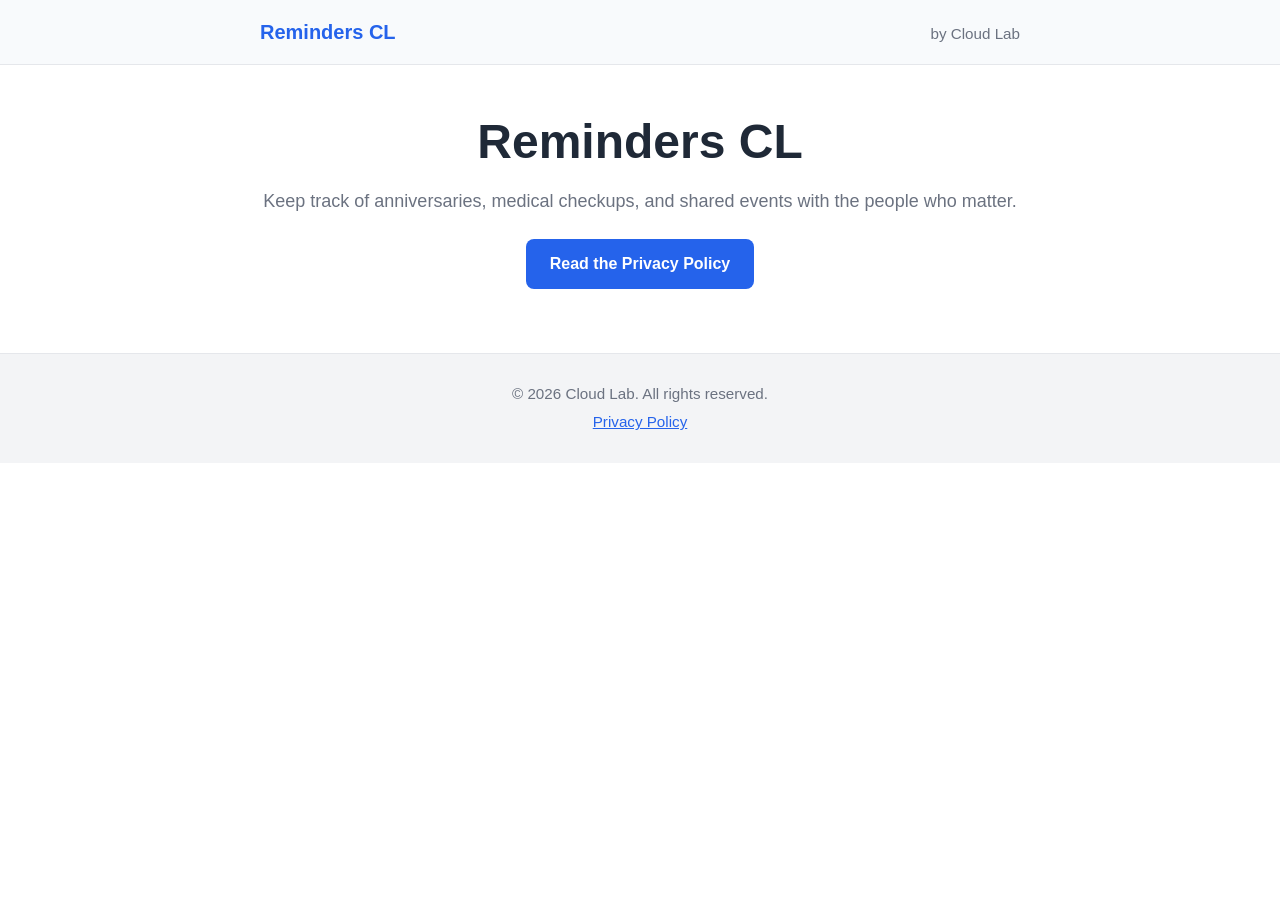
<file: index.html>
<!DOCTYPE html>
<html lang="en">
<head>
  <meta charset="UTF-8">
  <meta name="viewport" content="width=device-width, initial-scale=1.0">
  <title>Reminders CL by Cloud Lab</title>
  <meta name="description" content="Reminders CL is a mobile reminder and event organization app by Cloud Lab. View our Privacy Policy.">
  <link rel="canonical" href="https://reminders.cloudlab.name/">
  <link rel="stylesheet" href="assets/style.css">
</head>
<body>
  <header class="site-header">
    <div class="container">
      <a class="brand" href="/" aria-label="Reminders CL home">Reminders CL</a>
      <span class="byline">by Cloud Lab</span>
    </div>
  </header>

  <main class="container">
    <section class="hero">
      <h1>Reminders CL</h1>
      <p>Keep track of anniversaries, medical checkups, and shared events with the people who matter.</p>
      <a class="cta" href="/privacy-policy">Read the Privacy Policy</a>
    </section>
  </main>

  <footer class="site-footer">
    <div class="container">
      <p>© <span id="year"></span> Cloud Lab. All rights reserved.</p>
      <p><a href="/privacy-policy">Privacy Policy</a></p>
    </div>
  </footer>

  <script>
    document.getElementById('year').textContent = new Date().getFullYear();
  </script>
</body>
</html>
</file>
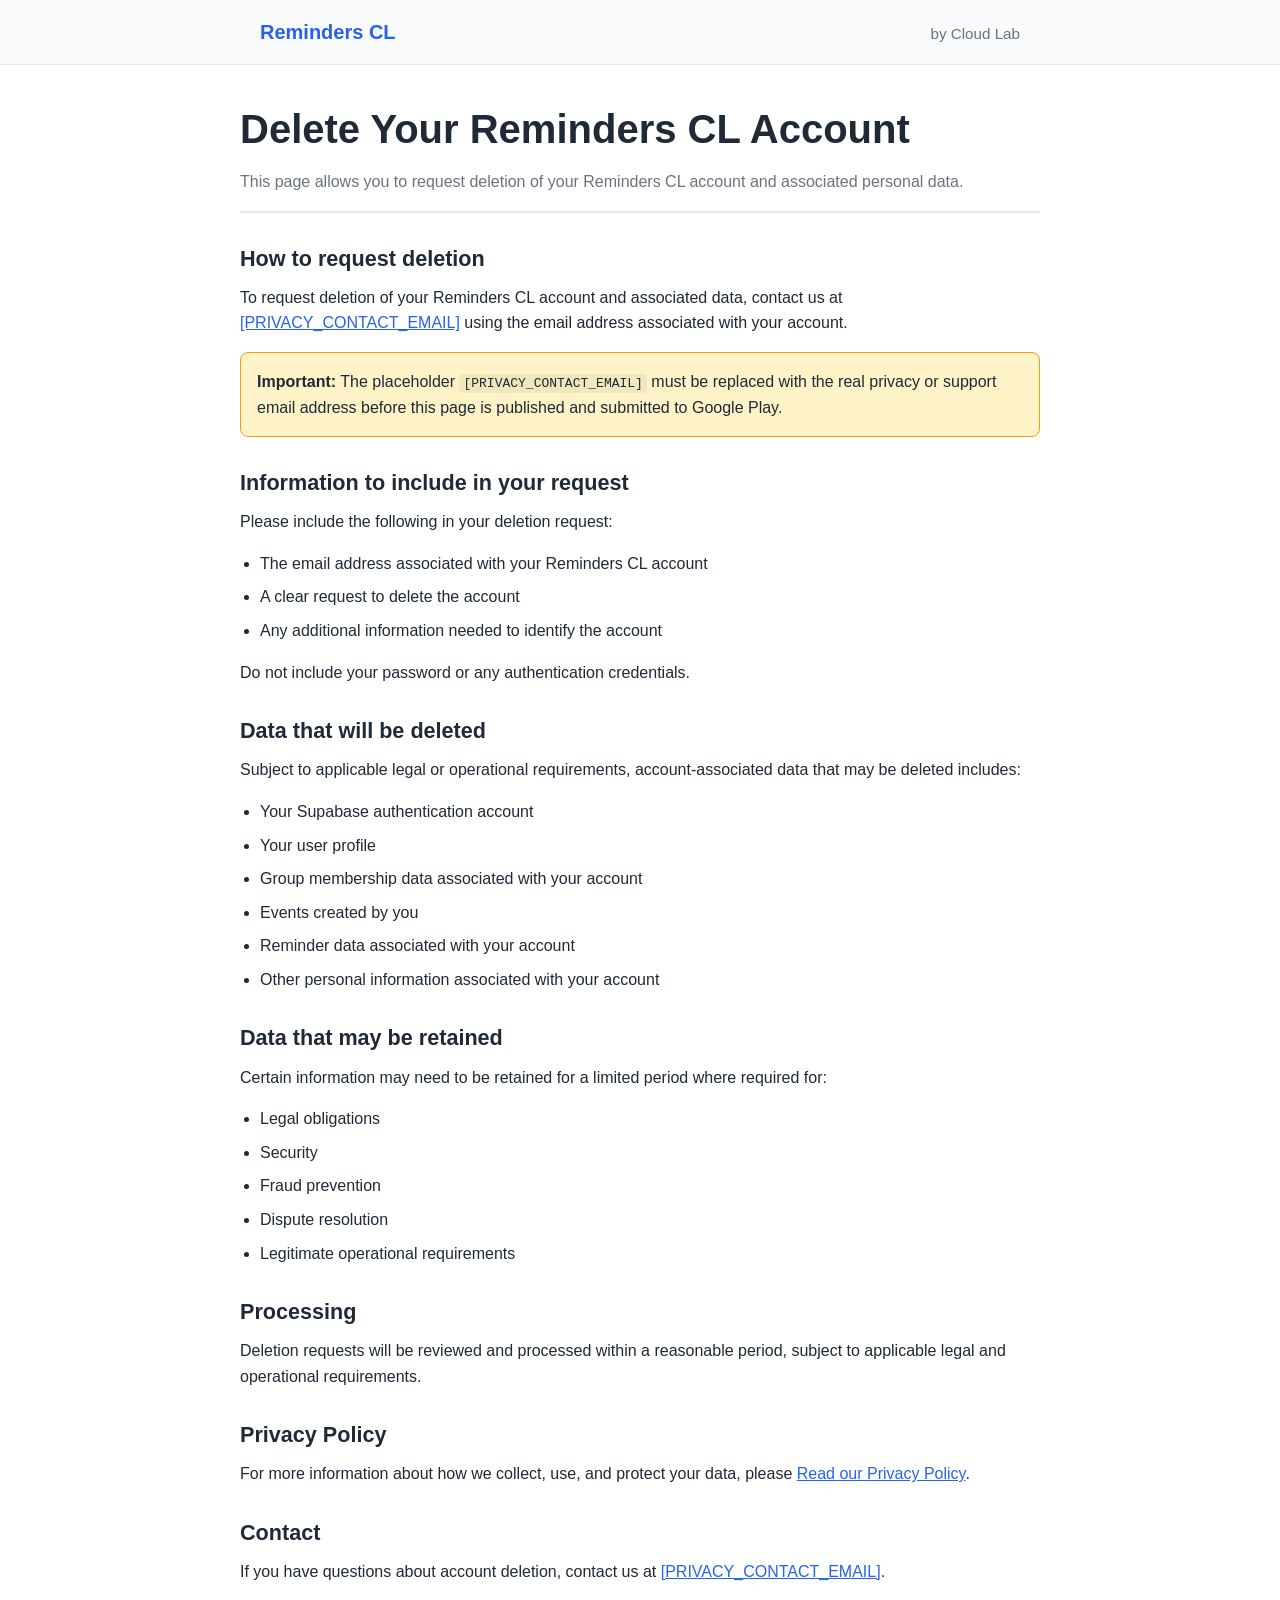
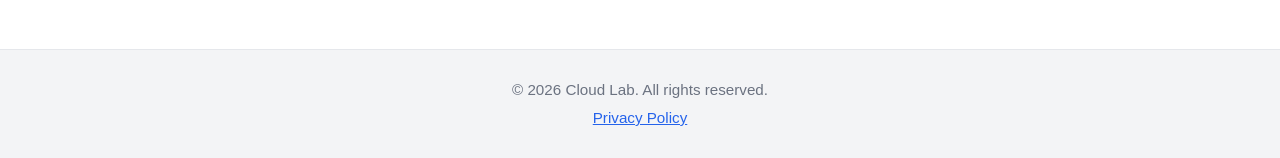
<file: delete-account/index.html>
<!DOCTYPE html>
<html lang="en">
<head>
  <meta charset="UTF-8">
  <meta name="viewport" content="width=device-width, initial-scale=1.0">
  <title>Delete Your Reminders CL Account | Reminders CL by Cloud Lab</title>
  <meta name="description" content="Request deletion of your Reminders CL account and associated personal data. This page is used for the Google Play Console Delete Account URL.">
  <link rel="canonical" href="https://reminders.cloudlab.name/delete-account">
  <link rel="stylesheet" href="/assets/style.css">
</head>
<body>
  <header class="site-header">
    <div class="container">
      <a class="brand" href="/" aria-label="Reminders CL home">Reminders CL</a>
      <span class="byline">by Cloud Lab</span>
    </div>
  </header>

  <main class="container policy">
    <article>
      <header class="policy-header">
        <h1>Delete Your Reminders CL Account</h1>
        <p class="effective-date">This page allows you to request deletion of your Reminders CL account and associated personal data.</p>
      </header>

      <section>
        <h2>How to request deletion</h2>
        <p>To request deletion of your Reminders CL account and associated data, contact us at <a href="mailto:[PRIVACY_CONTACT_EMAIL]">[PRIVACY_CONTACT_EMAIL]</a> using the email address associated with your account.</p>
        <p class="notice"><strong>Important:</strong> The placeholder <code>[PRIVACY_CONTACT_EMAIL]</code> must be replaced with the real privacy or support email address before this page is published and submitted to Google Play.</p>
      </section>

      <section>
        <h2>Information to include in your request</h2>
        <p>Please include the following in your deletion request:</p>
        <ul>
          <li>The email address associated with your Reminders CL account</li>
          <li>A clear request to delete the account</li>
          <li>Any additional information needed to identify the account</li>
        </ul>
        <p>Do not include your password or any authentication credentials.</p>
      </section>

      <section>
        <h2>Data that will be deleted</h2>
        <p>Subject to applicable legal or operational requirements, account-associated data that may be deleted includes:</p>
        <ul>
          <li>Your Supabase authentication account</li>
          <li>Your user profile</li>
          <li>Group membership data associated with your account</li>
          <li>Events created by you</li>
          <li>Reminder data associated with your account</li>
          <li>Other personal information associated with your account</li>
        </ul>
      </section>

      <section>
        <h2>Data that may be retained</h2>
        <p>Certain information may need to be retained for a limited period where required for:</p>
        <ul>
          <li>Legal obligations</li>
          <li>Security</li>
          <li>Fraud prevention</li>
          <li>Dispute resolution</li>
          <li>Legitimate operational requirements</li>
        </ul>
      </section>

      <section>
        <h2>Processing</h2>
        <p>Deletion requests will be reviewed and processed within a reasonable period, subject to applicable legal and operational requirements.</p>
      </section>

      <section>
        <h2>Privacy Policy</h2>
        <p>For more information about how we collect, use, and protect your data, please <a href="/privacy-policy">Read our Privacy Policy</a>.</p>
      </section>

      <section>
        <h2>Contact</h2>
        <p>If you have questions about account deletion, contact us at <a href="mailto:[PRIVACY_CONTACT_EMAIL]">[PRIVACY_CONTACT_EMAIL]</a>.</p>
      </section>
    </article>
  </main>

  <footer class="site-footer">
    <div class="container">
      <p>© <span id="year"></span> Cloud Lab. All rights reserved.</p>
      <p><a href="/privacy-policy">Privacy Policy</a></p>
    </div>
  </footer>

  <script>
    document.getElementById('year').textContent = new Date().getFullYear();
  </script>
</body>
</html>
</file>
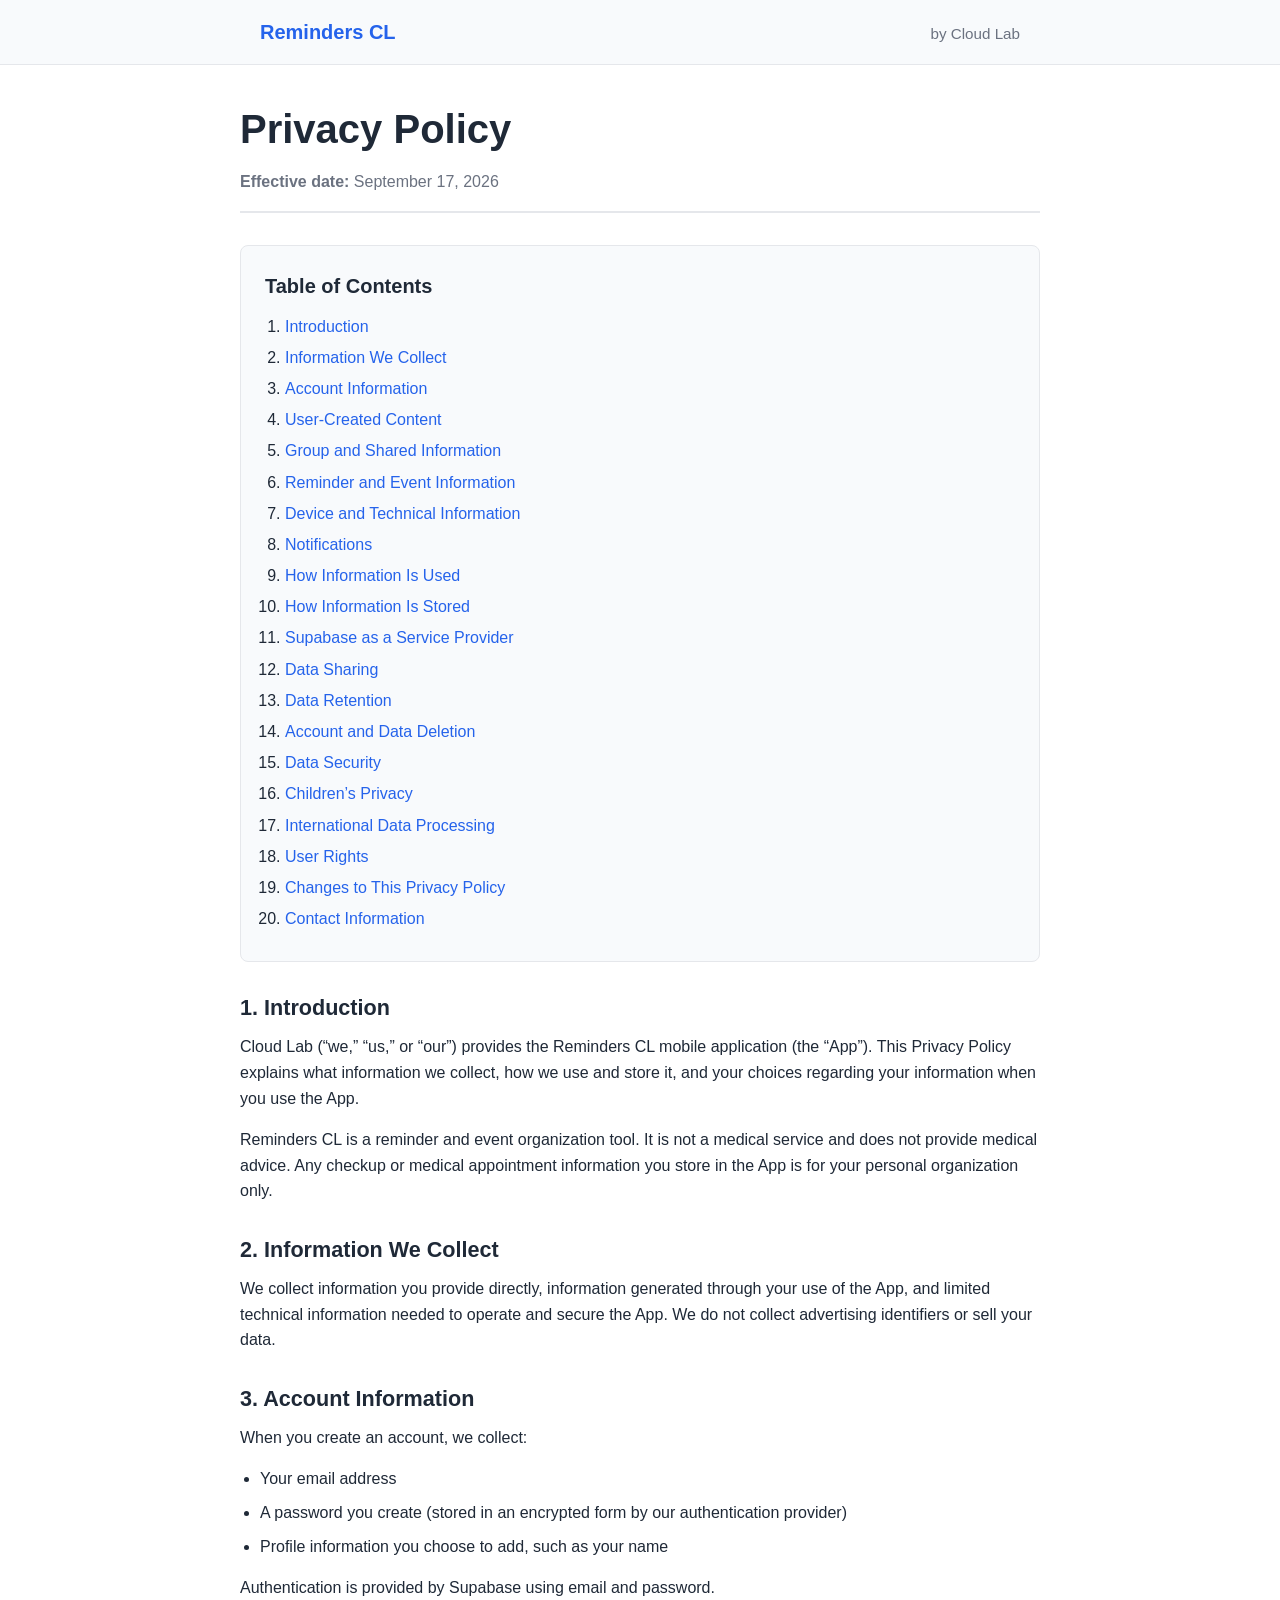
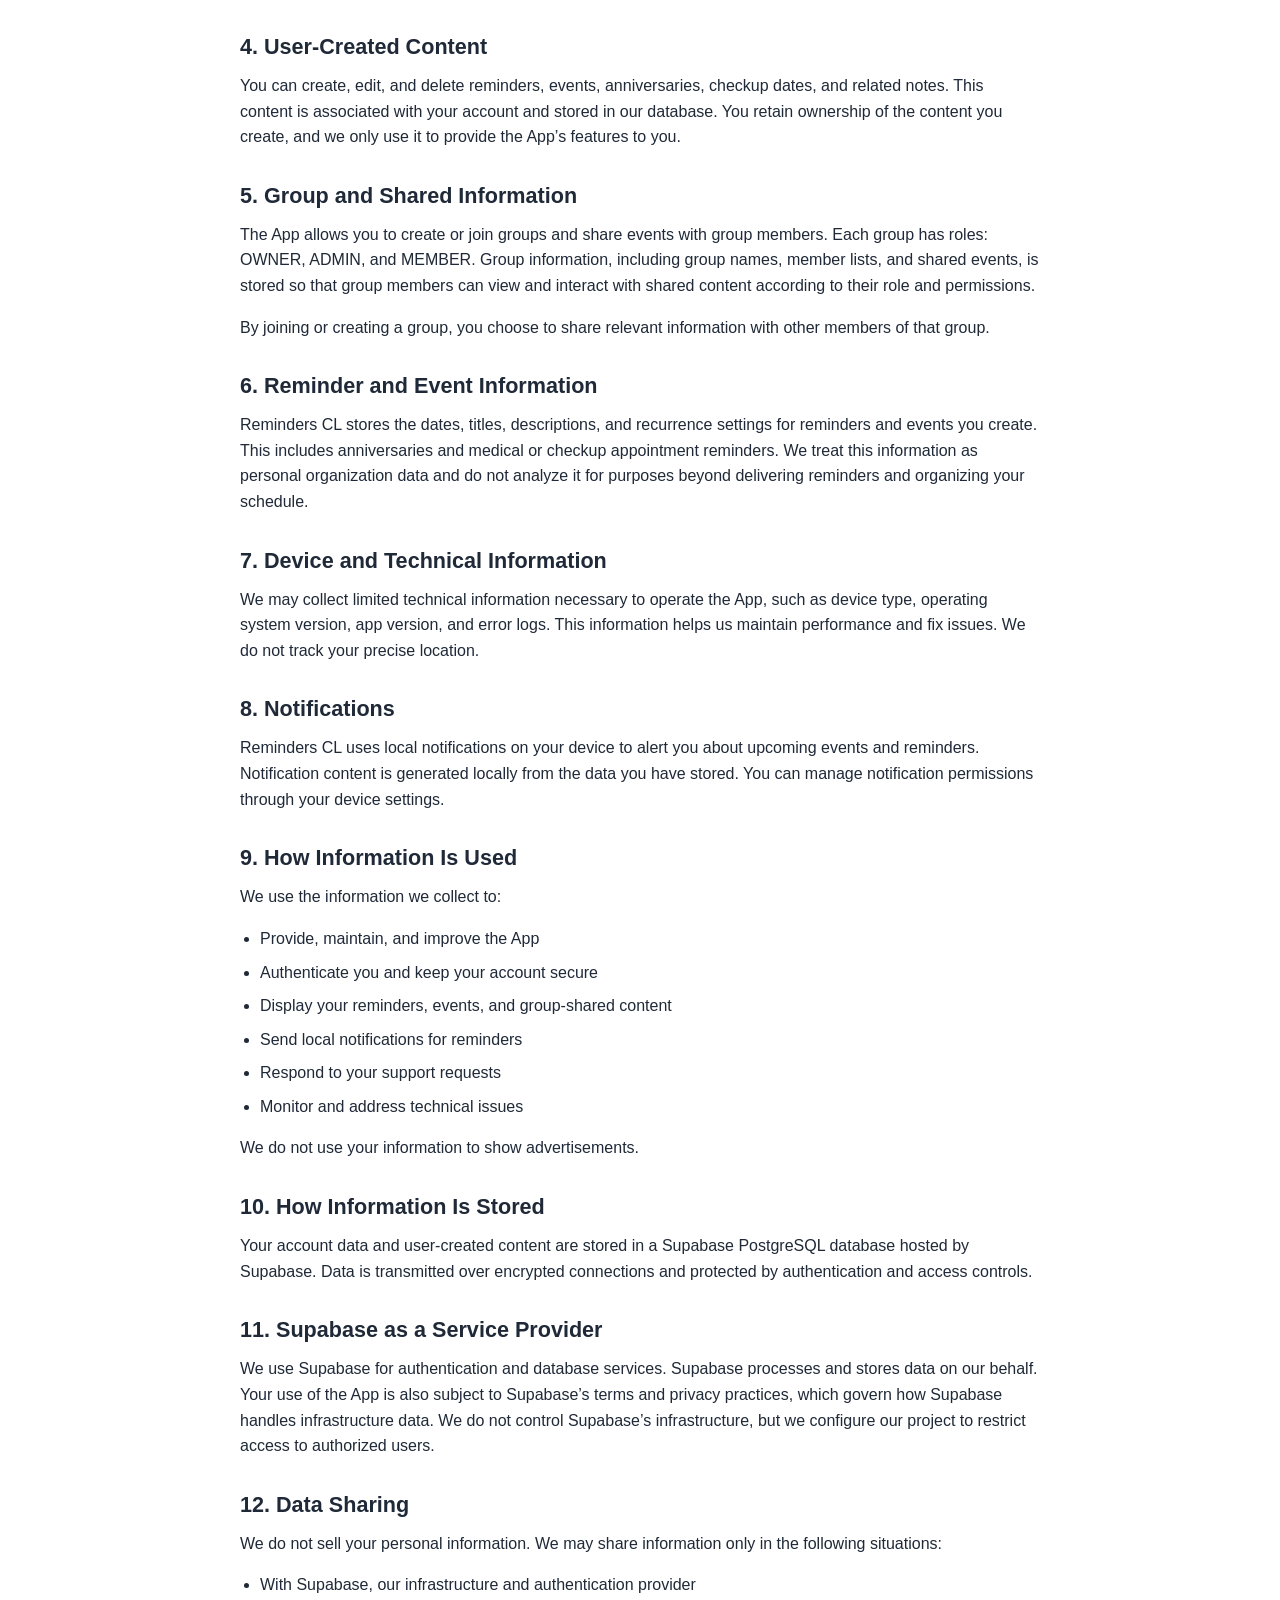
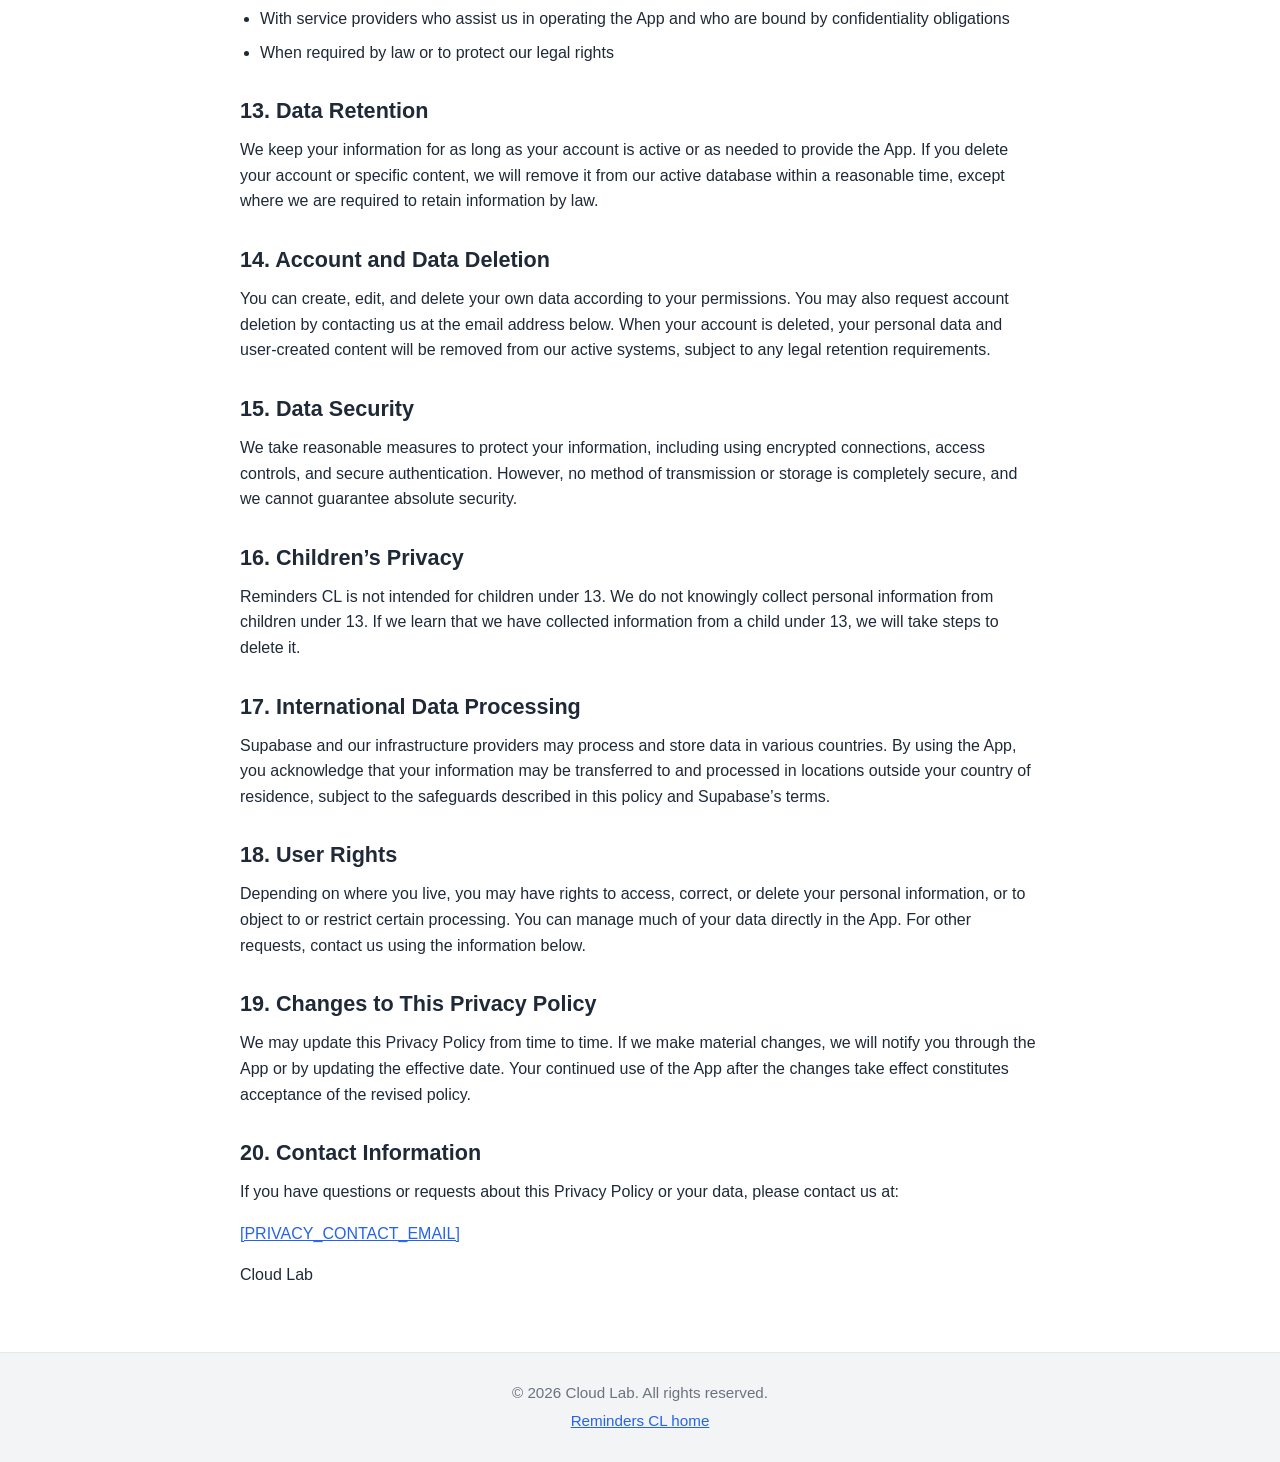
<file: privacy-policy/index.html>
<!DOCTYPE html>
<html lang="en">
<head>
  <meta charset="UTF-8">
  <meta name="viewport" content="width=device-width, initial-scale=1.0">
  <title>Privacy Policy | Reminders CL by Cloud Lab</title>
  <meta name="description" content="Privacy Policy for Reminders CL, a mobile reminder and event organization app by Cloud Lab. Effective September 17, 2026.">
  <link rel="canonical" href="https://reminders.cloudlab.name/privacy-policy">
  <link rel="stylesheet" href="/assets/style.css">
</head>
<body>
  <header class="site-header">
    <div class="container">
      <a class="brand" href="/" aria-label="Reminders CL home">Reminders CL</a>
      <span class="byline">by Cloud Lab</span>
    </div>
  </header>

  <main class="container policy">
    <article>
      <header class="policy-header">
        <h1>Privacy Policy</h1>
        <p class="effective-date"><strong>Effective date:</strong> September 17, 2026</p>
      </header>

      <nav aria-label="Table of contents" class="toc">
        <h2>Table of Contents</h2>
        <ol>
          <li><a href="#intro">Introduction</a></li>
          <li><a href="#collect">Information We Collect</a></li>
          <li><a href="#account">Account Information</a></li>
          <li><a href="#content">User-Created Content</a></li>
          <li><a href="#group">Group and Shared Information</a></li>
          <li><a href="#reminders">Reminder and Event Information</a></li>
          <li><a href="#device">Device and Technical Information</a></li>
          <li><a href="#notifications">Notifications</a></li>
          <li><a href="#use">How Information Is Used</a></li>
          <li><a href="#storage">How Information Is Stored</a></li>
          <li><a href="#supabase">Supabase as a Service Provider</a></li>
          <li><a href="#sharing">Data Sharing</a></li>
          <li><a href="#retention">Data Retention</a></li>
          <li><a href="#deletion">Account and Data Deletion</a></li>
          <li><a href="#security">Data Security</a></li>
          <li><a href="#children">Children’s Privacy</a></li>
          <li><a href="#international">International Data Processing</a></li>
          <li><a href="#rights">User Rights</a></li>
          <li><a href="#changes">Changes to This Privacy Policy</a></li>
          <li><a href="#contact">Contact Information</a></li>
        </ol>
      </nav>

      <section id="intro">
        <h2>1. Introduction</h2>
        <p>Cloud Lab (“we,” “us,” or “our”) provides the Reminders CL mobile application (the “App”). This Privacy Policy explains what information we collect, how we use and store it, and your choices regarding your information when you use the App.</p>
        <p>Reminders CL is a reminder and event organization tool. It is not a medical service and does not provide medical advice. Any checkup or medical appointment information you store in the App is for your personal organization only.</p>
      </section>

      <section id="collect">
        <h2>2. Information We Collect</h2>
        <p>We collect information you provide directly, information generated through your use of the App, and limited technical information needed to operate and secure the App. We do not collect advertising identifiers or sell your data.</p>
      </section>

      <section id="account">
        <h2>3. Account Information</h2>
        <p>When you create an account, we collect:</p>
        <ul>
          <li>Your email address</li>
          <li>A password you create (stored in an encrypted form by our authentication provider)</li>
          <li>Profile information you choose to add, such as your name</li>
        </ul>
        <p>Authentication is provided by Supabase using email and password.</p>
      </section>

      <section id="content">
        <h2>4. User-Created Content</h2>
        <p>You can create, edit, and delete reminders, events, anniversaries, checkup dates, and related notes. This content is associated with your account and stored in our database. You retain ownership of the content you create, and we only use it to provide the App’s features to you.</p>
      </section>

      <section id="group">
        <h2>5. Group and Shared Information</h2>
        <p>The App allows you to create or join groups and share events with group members. Each group has roles: OWNER, ADMIN, and MEMBER. Group information, including group names, member lists, and shared events, is stored so that group members can view and interact with shared content according to their role and permissions.</p>
        <p>By joining or creating a group, you choose to share relevant information with other members of that group.</p>
      </section>

      <section id="reminders">
        <h2>6. Reminder and Event Information</h2>
        <p>Reminders CL stores the dates, titles, descriptions, and recurrence settings for reminders and events you create. This includes anniversaries and medical or checkup appointment reminders. We treat this information as personal organization data and do not analyze it for purposes beyond delivering reminders and organizing your schedule.</p>
      </section>

      <section id="device">
        <h2>7. Device and Technical Information</h2>
        <p>We may collect limited technical information necessary to operate the App, such as device type, operating system version, app version, and error logs. This information helps us maintain performance and fix issues. We do not track your precise location.</p>
      </section>

      <section id="notifications">
        <h2>8. Notifications</h2>
        <p>Reminders CL uses local notifications on your device to alert you about upcoming events and reminders. Notification content is generated locally from the data you have stored. You can manage notification permissions through your device settings.</p>
      </section>

      <section id="use">
        <h2>9. How Information Is Used</h2>
        <p>We use the information we collect to:</p>
        <ul>
          <li>Provide, maintain, and improve the App</li>
          <li>Authenticate you and keep your account secure</li>
          <li>Display your reminders, events, and group-shared content</li>
          <li>Send local notifications for reminders</li>
          <li>Respond to your support requests</li>
          <li>Monitor and address technical issues</li>
        </ul>
        <p>We do not use your information to show advertisements.</p>
      </section>

      <section id="storage">
        <h2>10. How Information Is Stored</h2>
        <p>Your account data and user-created content are stored in a Supabase PostgreSQL database hosted by Supabase. Data is transmitted over encrypted connections and protected by authentication and access controls.</p>
      </section>

      <section id="supabase">
        <h2>11. Supabase as a Service Provider</h2>
        <p>We use Supabase for authentication and database services. Supabase processes and stores data on our behalf. Your use of the App is also subject to Supabase’s terms and privacy practices, which govern how Supabase handles infrastructure data. We do not control Supabase’s infrastructure, but we configure our project to restrict access to authorized users.</p>
      </section>

      <section id="sharing">
        <h2>12. Data Sharing</h2>
        <p>We do not sell your personal information. We may share information only in the following situations:</p>
        <ul>
          <li>With Supabase, our infrastructure and authentication provider</li>
          <li>With service providers who assist us in operating the App and who are bound by confidentiality obligations</li>
          <li>When required by law or to protect our legal rights</li>
        </ul>
      </section>

      <section id="retention">
        <h2>13. Data Retention</h2>
        <p>We keep your information for as long as your account is active or as needed to provide the App. If you delete your account or specific content, we will remove it from our active database within a reasonable time, except where we are required to retain information by law.</p>
      </section>

      <section id="deletion">
        <h2>14. Account and Data Deletion</h2>
        <p>You can create, edit, and delete your own data according to your permissions. You may also request account deletion by contacting us at the email address below. When your account is deleted, your personal data and user-created content will be removed from our active systems, subject to any legal retention requirements.</p>
      </section>

      <section id="security">
        <h2>15. Data Security</h2>
        <p>We take reasonable measures to protect your information, including using encrypted connections, access controls, and secure authentication. However, no method of transmission or storage is completely secure, and we cannot guarantee absolute security.</p>
      </section>

      <section id="children">
        <h2>16. Children’s Privacy</h2>
        <p>Reminders CL is not intended for children under 13. We do not knowingly collect personal information from children under 13. If we learn that we have collected information from a child under 13, we will take steps to delete it.</p>
      </section>

      <section id="international">
        <h2>17. International Data Processing</h2>
        <p>Supabase and our infrastructure providers may process and store data in various countries. By using the App, you acknowledge that your information may be transferred to and processed in locations outside your country of residence, subject to the safeguards described in this policy and Supabase’s terms.</p>
      </section>

      <section id="rights">
        <h2>18. User Rights</h2>
        <p>Depending on where you live, you may have rights to access, correct, or delete your personal information, or to object to or restrict certain processing. You can manage much of your data directly in the App. For other requests, contact us using the information below.</p>
      </section>

      <section id="changes">
        <h2>19. Changes to This Privacy Policy</h2>
        <p>We may update this Privacy Policy from time to time. If we make material changes, we will notify you through the App or by updating the effective date. Your continued use of the App after the changes take effect constitutes acceptance of the revised policy.</p>
      </section>

      <section id="contact">
        <h2>20. Contact Information</h2>
        <p>If you have questions or requests about this Privacy Policy or your data, please contact us at:</p>
        <p><a href="mailto:[PRIVACY_CONTACT_EMAIL]">[PRIVACY_CONTACT_EMAIL]</a></p>
        <p>Cloud Lab</p>
      </section>
    </article>
  </main>

  <footer class="site-footer">
    <div class="container">
      <p>© <span id="year"></span> Cloud Lab. All rights reserved.</p>
      <p><a href="/">Reminders CL home</a></p>
    </div>
  </footer>

  <script>
    document.getElementById('year').textContent = new Date().getFullYear();
  </script>
</body>
</html>
</file>
<file: assets/style.css>
:root {
  --color-bg: #ffffff;
  --color-text: #1f2937;
  --color-muted: #6b7280;
  --color-accent: #2563eb;
  --color-accent-hover: #1d4ed8;
  --color-border: #e5e7eb;
  --color-header-bg: #f8fafc;
  --color-footer-bg: #f3f4f6;
  --font-body: -apple-system, BlinkMacSystemFont, "Segoe UI", Roboto, Oxygen, Ubuntu, Cantarell, "Open Sans", "Helvetica Neue", sans-serif;
  --max-width: 800px;
}

* {
  box-sizing: border-box;
}

html {
  scroll-behavior: smooth;
}

body {
  margin: 0;
  font-family: var(--font-body);
  color: var(--color-text);
  background-color: var(--color-bg);
  line-height: 1.6;
  -webkit-font-smoothing: antialiased;
}

.container {
  width: 100%;
  max-width: var(--max-width);
  margin: 0 auto;
  padding: 0 1.25rem;
}

.site-header {
  background-color: var(--color-header-bg);
  border-bottom: 1px solid var(--color-border);
  padding: 1rem 0;
}

.site-header .container {
  display: flex;
  align-items: baseline;
  justify-content: space-between;
  flex-wrap: wrap;
  gap: 0.5rem;
}

.brand {
  font-size: 1.25rem;
  font-weight: 700;
  color: var(--color-accent);
  text-decoration: none;
}

.brand:hover,
.brand:focus {
  color: var(--color-accent-hover);
  text-decoration: underline;
}

.byline {
  color: var(--color-muted);
  font-size: 0.95rem;
}

.hero {
  padding: 3rem 0 2rem;
  text-align: center;
}

.hero h1 {
  font-size: 2.25rem;
  margin: 0 0 1rem;
  line-height: 1.2;
}

.hero p {
  font-size: 1.125rem;
  color: var(--color-muted);
  margin: 0 0 1.5rem;
}

.cta {
  display: inline-block;
  background-color: var(--color-accent);
  color: #ffffff;
  padding: 0.75rem 1.5rem;
  border-radius: 0.5rem;
  text-decoration: none;
  font-weight: 600;
}

.cta:hover,
.cta:focus {
  background-color: var(--color-accent-hover);
}

.policy {
  padding: 2rem 0;
}

.policy-header {
  margin-bottom: 2rem;
  padding-bottom: 1rem;
  border-bottom: 2px solid var(--color-border);
}

.policy-header h1 {
  font-size: 2rem;
  margin: 0 0 0.5rem;
}

.effective-date {
  color: var(--color-muted);
  margin: 0;
}

.toc {
  background-color: var(--color-header-bg);
  border: 1px solid var(--color-border);
  border-radius: 0.5rem;
  padding: 1.25rem;
  margin-bottom: 2rem;
}

.toc h2 {
  font-size: 1.25rem;
  margin: 0 0 0.75rem;
}

.toc ol {
  margin: 0;
  padding-left: 1.25rem;
}

.toc li {
  margin-bottom: 0.35rem;
}

.toc a {
  color: var(--color-accent);
  text-decoration: none;
}

.toc a:hover,
.toc a:focus {
  text-decoration: underline;
}

section {
  margin-bottom: 2rem;
}

section h2 {
  font-size: 1.35rem;
  margin: 0 0 0.75rem;
  line-height: 1.3;
}

p {
  margin: 0 0 1rem;
}

ul, ol {
  margin: 0 0 1rem;
  padding-left: 1.25rem;
}

li {
  margin-bottom: 0.5rem;
}

a {
  color: var(--color-accent);
}

a:hover,
a:focus {
  color: var(--color-accent-hover);
}

.site-footer {
  background-color: var(--color-footer-bg);
  border-top: 1px solid var(--color-border);
  padding: 1.5rem 0;
  text-align: center;
  color: var(--color-muted);
  font-size: 0.95rem;
}

.site-footer p {
  margin: 0.25rem 0;
}

.notice {
  background-color: #fef3c7;
  border: 1px solid #f59e0b;
  border-radius: 0.5rem;
  padding: 1rem;
  margin: 1rem 0;
}

.notice code {
  background-color: rgba(0, 0, 0, 0.05);
  padding: 0.125rem 0.25rem;
  border-radius: 0.25rem;
}

@media (min-width: 768px) {
  .hero h1 {
    font-size: 3rem;
  }

  .policy-header h1 {
    font-size: 2.5rem;
  }

  .toc {
    padding: 1.5rem;
  }
}
</file>
